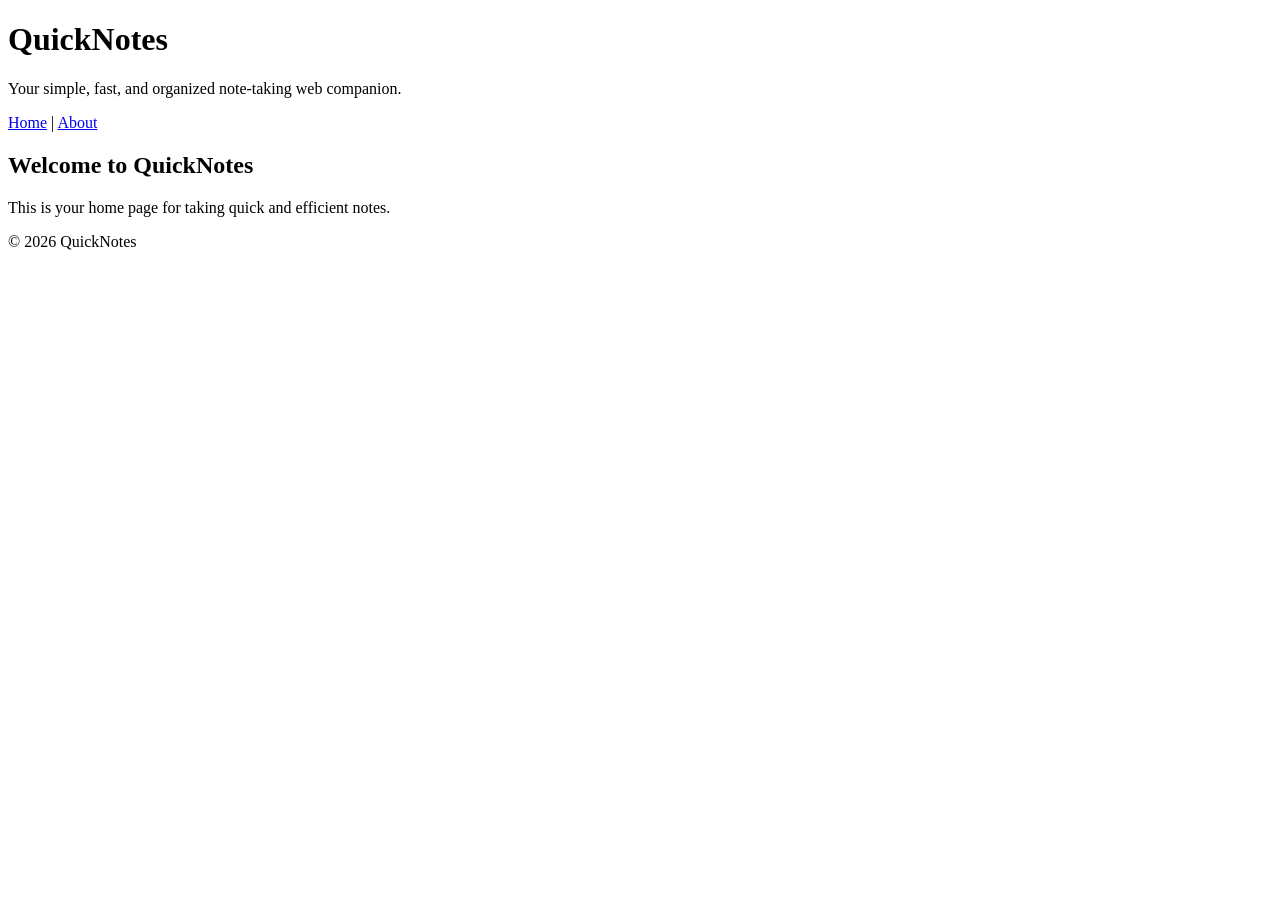
<file: day1/index.html>
<!DOCTYPE html>
<html lang="en">
<head>
    <meta charset="UTF-8">
    <meta name="viewport" content="width=device-width, initial-scale=1.0">
    <title>QuickNotes Home</title>
</head>
<body>

    <header>
        <h1>QuickNotes</h1>
        <p>Your simple, fast, and organized note-taking web companion.</p>
        <nav>
            <a href="index.html">Home</a> | 
            <a href="about.html">About</a>
        </nav>
    </header>

    <main>
        <h2>Welcome to QuickNotes</h2>
        <p>This is your home page for taking quick and efficient notes.</p>
    </main>

    <footer>
        <p>&copy; 2026 QuickNotes</p>
    </footer>

</body>
</html>
</file>
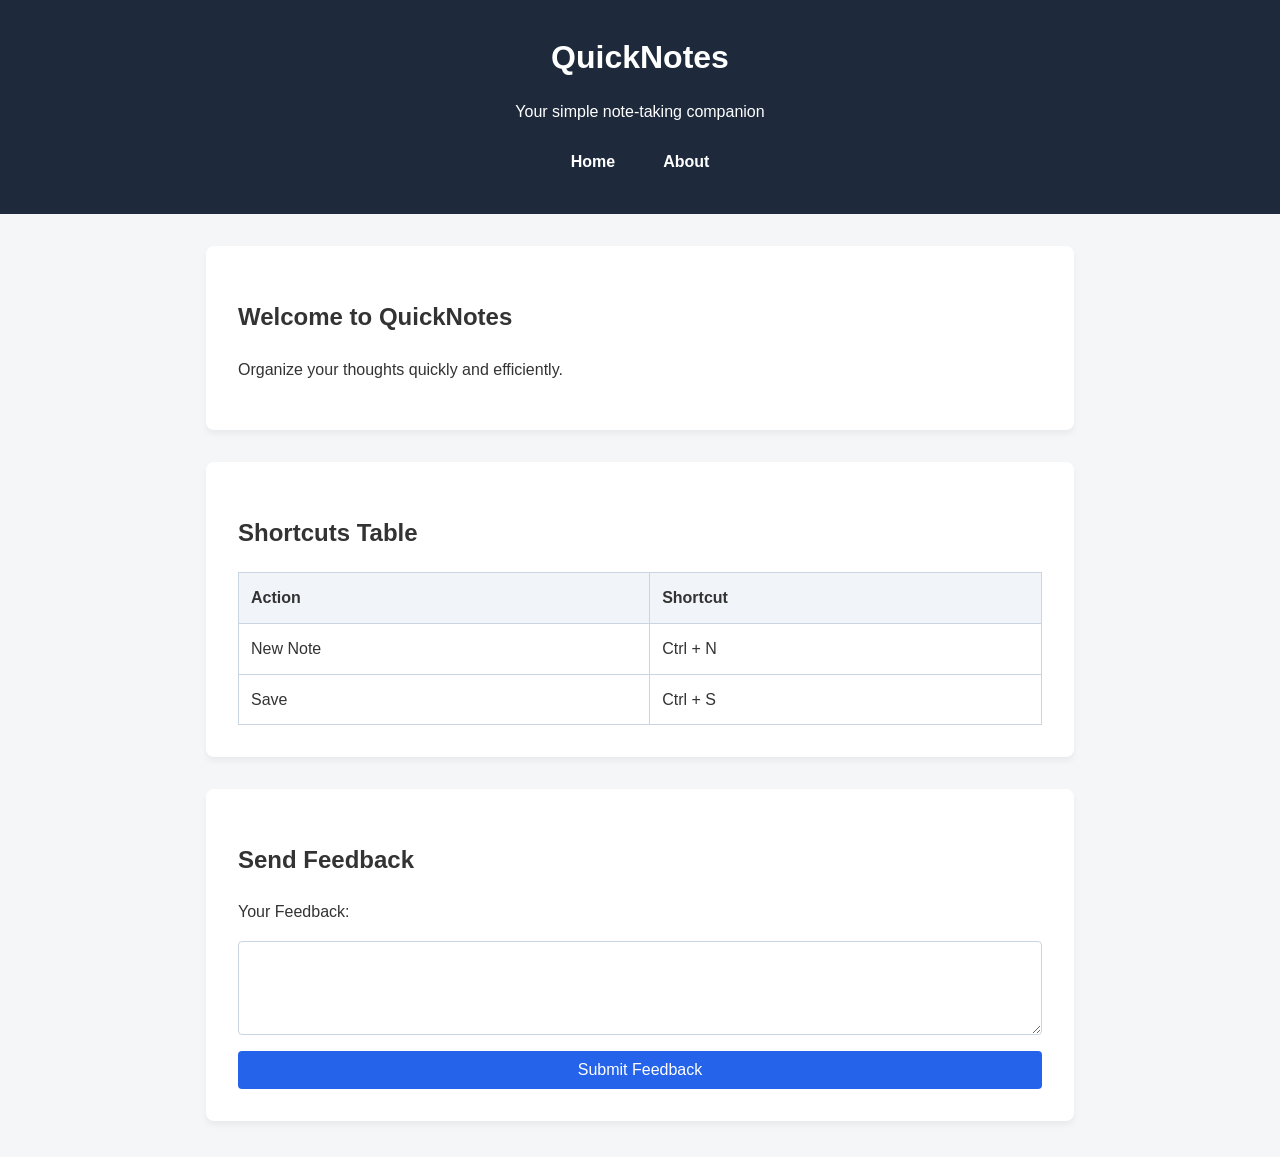
<file: day2/index.html>
<!DOCTYPE html>
<html lang="en">
<head>
    <meta charset="UTF-8">
    <meta name="viewport" content="width=device-width, initial-scale=1.0">
    <title>QuickNotes - Home</title>
    <link rel="stylesheet" href="style.css">
</head>
<body>
    <header>
        <h1>QuickNotes</h1>
        <p>Your simple note-taking companion</p>
        <nav>
            <a href="index.html">Home</a>
            <a href="about.html">About</a>
        </nav>
    </header>
    <main>
        <section>
            <h2>Welcome to QuickNotes</h2>
            <p>Organize your thoughts quickly and efficiently.</p>
        </section>
        <section>
            <h2>Shortcuts Table</h2>
            <table>
                <tr><th>Action</th><th>Shortcut</th></tr>
                <tr><td>New Note</td><td>Ctrl + N</td></tr>
                <tr><td>Save</td><td>Ctrl + S</td></tr>
            </table>
        </section>
        <section>
            <h2>Send Feedback</h2>
            <form>
                <label for="feedback">Your Feedback:</label>
                <textarea id="feedback" rows="4"></textarea>
                <button type="submit">Submit Feedback</button>
            </form>
        </section>
    </main>
</body>
</html>
</file>
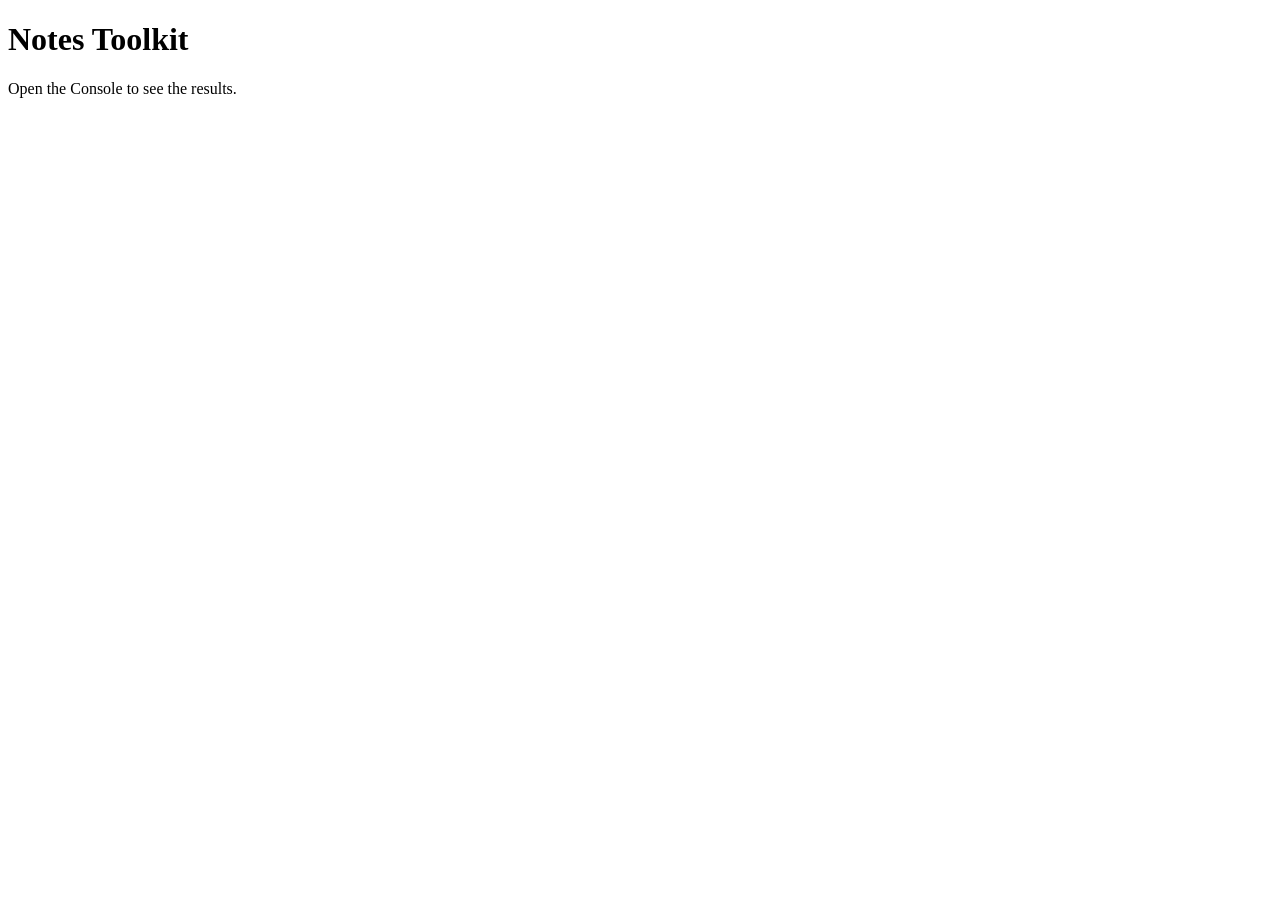
<file: day3/index.html>
<!DOCTYPE html>
<html lang="en">
<head>
    <meta charset="UTF-8">
    <meta name="viewport" content="width=device-width, initial-scale=1.0">
    <title>Notes Toolkit</title>
    <script src="script.js" defer></script>
</head>
<body>
    <h1>Notes Toolkit</h1>
    <p>Open the Console to see the results.</p>
</body>
</html>
</file>
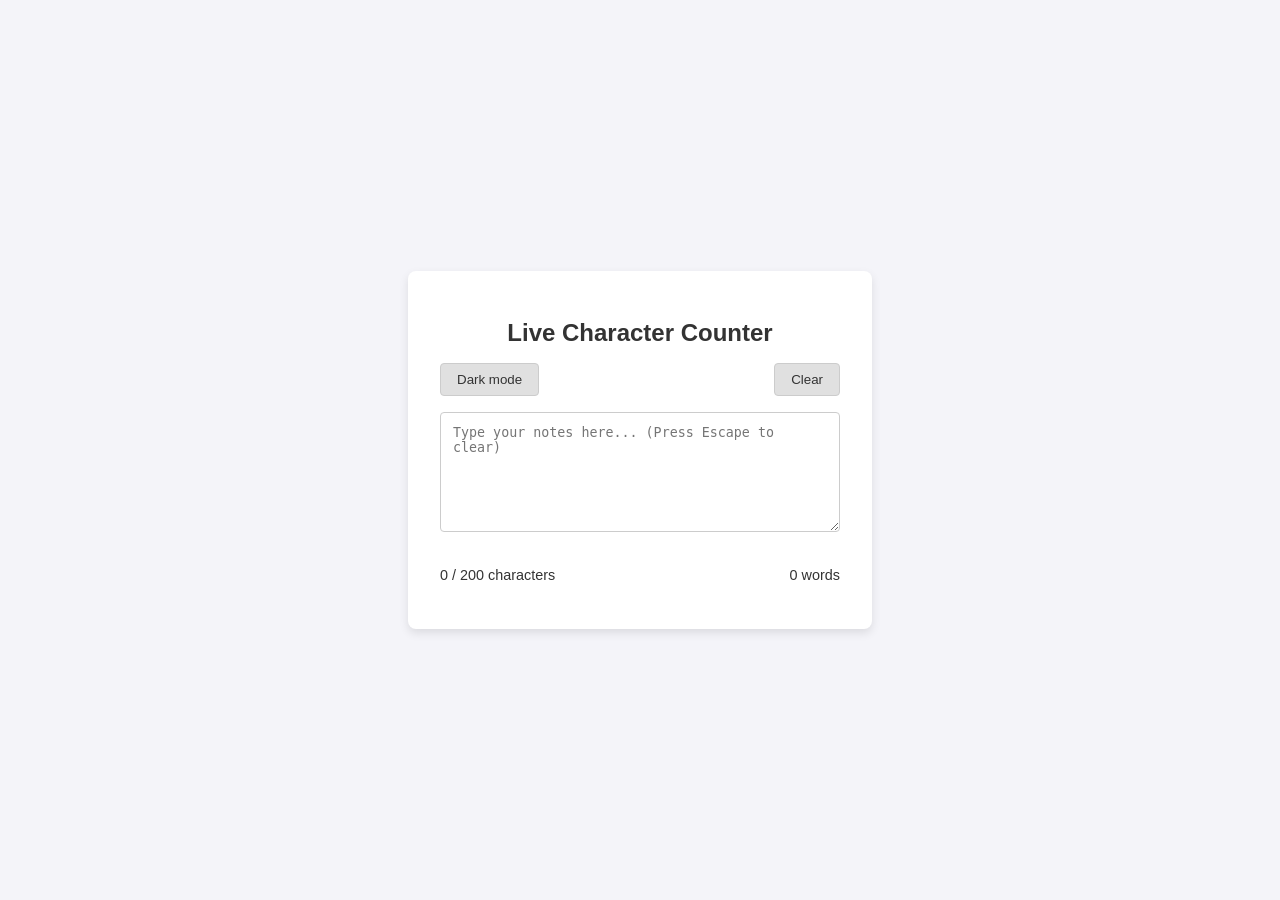
<file: day4/index.html>
<!DOCTYPE html>
<html lang="en">
<head>
    <meta charset="UTF-8">
    <meta name="viewport" content="width=device-width, initial-scale=1.0">
    <title>Live Character Counter and Dark Mode</title>
    <link rel="stylesheet" href="style.css">
    <script src="script.js" defer></script>
</head>
<body>
    <main class="container">
        <h1>Live Character Counter</h1>
        
        <div class="controls">
            <button id="theme-toggle">Dark mode</button>
            <button id="clear-btn">Clear</button>
        </div>

        <textarea id="note-text" placeholder="Type your notes here... (Press Escape to clear)"></textarea>

        <div class="counters">
            <p id="char-count">0 / 200 characters</p>
            <p id="word-count">0 words</p>
        </div>
    </main>
</body>
</html>
</file>
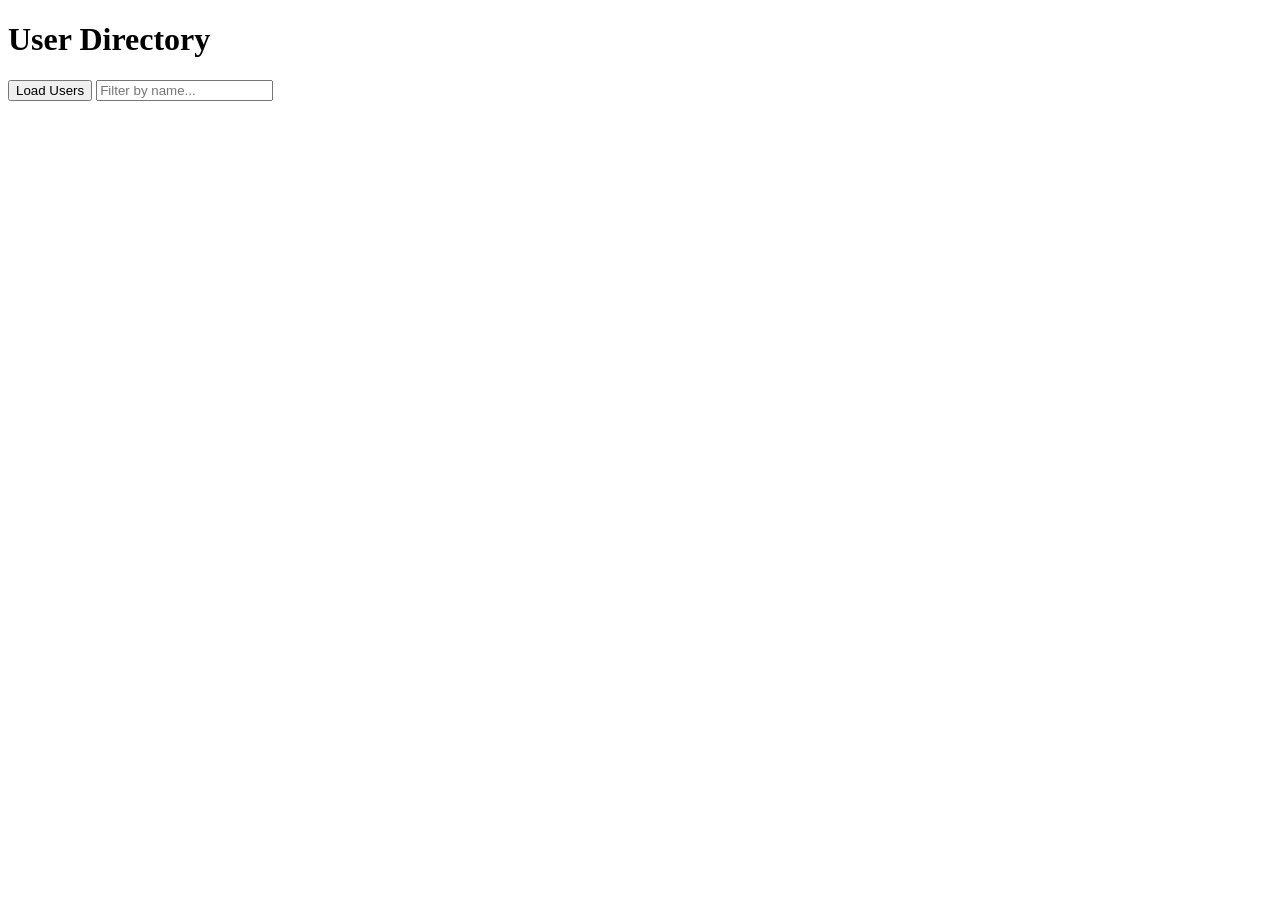
<file: day5/index.html>
<!DOCTYPE html>
<html lang="en">
<head>
    <meta charset="UTF-8">
    <meta name="viewport" content="width=device-width, initial-scale=1.0">
    <title>Day 5 Assignment</title>
    <script src="users.js" defer></script>
</head>
<body>
    <h1>User Directory</h1>
    
    <button id="load-users">Load Users</button>
    <input type="text" id="filter-input" placeholder="Filter by name..." />
    
    <p id="status"></p>
    
    <ul id="users-list"></ul>
</body>
</html>
</file>
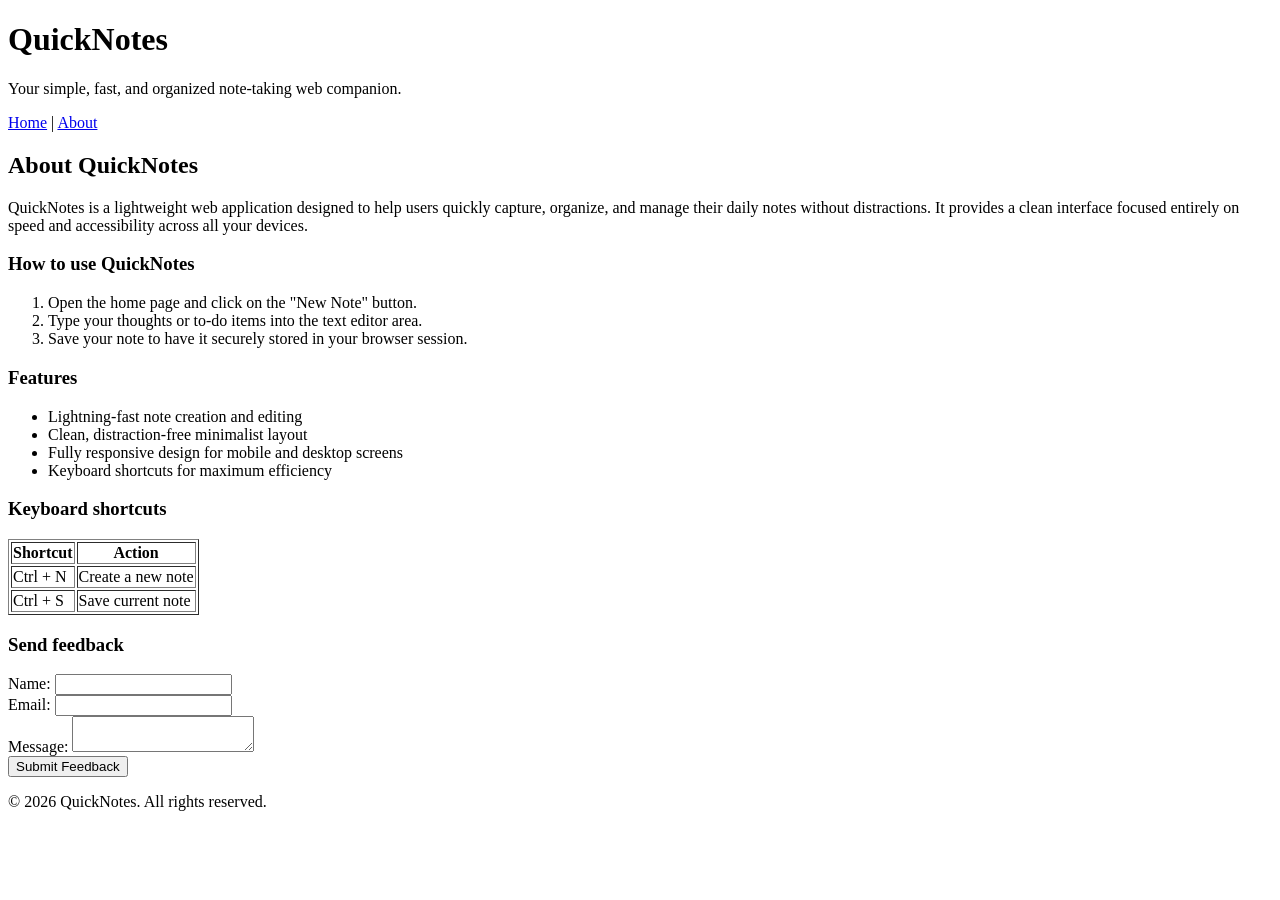
<file: day1/about.html>
<!DOCTYPE html>
<html lang="en">
<head>
    <meta charset="UTF-8">
    <meta name="viewport" content="width=device-width, initial-scale=1.0">
    <title>About QuickNotes</title>
</head>
<body>

    <header>
        <h1>QuickNotes</h1>
        <p>Your simple, fast, and organized note-taking web companion.</p>
        <nav>
            <a href="index.html">Home</a> | 
            <a href="about.html">About</a>
        </nav>
    </header>

    <main>
        <h2>About QuickNotes</h2>
        <p>QuickNotes is a lightweight web application designed to help users quickly capture, organize, and manage their daily notes without distractions. It provides a clean interface focused entirely on speed and accessibility across all your devices.</p>

        <section>
            <h3>How to use QuickNotes</h3>
            <ol>
                <li>Open the home page and click on the "New Note" button.</li>
                <li>Type your thoughts or to-do items into the text editor area.</li>
                <li>Save your note to have it securely stored in your browser session.</li>
            </ol>
        </section>

        <section>
            <h3>Features</h3>
            <ul>
                <li>Lightning-fast note creation and editing</li>
                <li>Clean, distraction-free minimalist layout</li>
                <li>Fully responsive design for mobile and desktop screens</li>
                <li>Keyboard shortcuts for maximum efficiency</li>
            </ul>
        </section>

        <section>
            <h3>Keyboard shortcuts</h3>
            <table border="1">
                <thead>
                    <tr>
                        <th>Shortcut</th>
                        <th>Action</th>
                    </tr>
                </thead>
                <tbody>
                    <tr>
                        <td>Ctrl + N</td>
                        <td>Create a new note</td>
                    </tr>
                    <tr>
                        <td>Ctrl + S</td>
                        <td>Save current note</td>
                    </tr>
                </tbody>
            </table>
        </section>

        <section>
            <h3>Send feedback</h3>
            <form action="#" method="POST">
                <div>
                    <label for="name">Name:</label>
                    <input type="text" id="name" name="name" required>
                </div>
                <div>
                    <label for="email">Email:</label>
                    <input type="email" id="email" name="email" required>
                </div>
                <div>
                    <label for="message">Message:</label>
                    <textarea id="message" name="message" required></textarea>
                </div>
                <div>
                    <button type="submit">Submit Feedback</button>
                </div>
            </form>
        </section>
    </main>

    <footer>
        <p>&copy; 2026 QuickNotes. All rights reserved.</p>
    </footer>

</body>
</html>
</file>
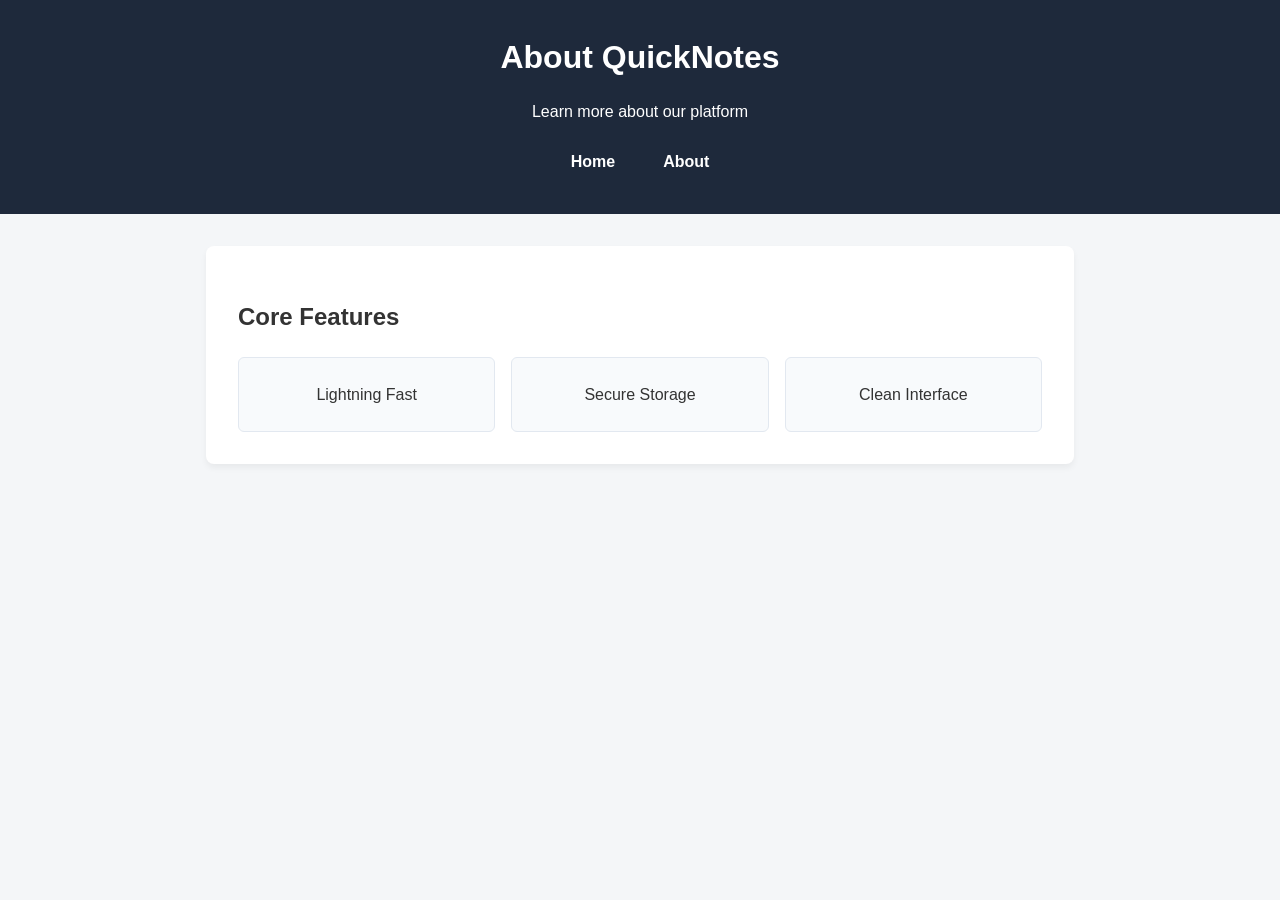
<file: day2/about.html>
<!DOCTYPE html>
<html lang="en">
<head>
    <meta charset="UTF-8">
    <meta name="viewport" content="width=device-width, initial-scale=1.0">
    <title>QuickNotes - About</title>
    <link rel="stylesheet" href="style.css">
</head>
<body>
    <header>
        <h1>About QuickNotes</h1>
        <p>Learn more about our platform</p>
        <nav>
            <a href="index.html">Home</a>
            <a href="about.html">About</a>
        </nav>
    </header>
    <main>
        <section>
            <h2>Core Features</h2>
            <ul class="features">
                <li>Lightning Fast</li>
                <li>Secure Storage</li>
                <li>Clean Interface</li>
            </ul>
        </section>
    </main>
</body>
</html>
</file>
<file: day2/style.css>
*, *::before, *::after {
  box-sizing: border-box;
}

body {
  font-family: Arial, sans-serif;
  margin: 0;
  padding: 0;
  background-color: #f4f6f8;
  color: #333;
  line-height: 1.6;
}

header {
  background-color: #1e293b;
  color: #ffffff;
  padding: 2rem 1rem;
  text-align: center;
}

header h1 {
  margin: 0 0 0.5rem 0;
}

nav {
  display: flex;
  justify-content: center;
  gap: 16px;
  margin-top: 1rem;
}

nav a {
  color: #ffffff;
  text-decoration: none;
  font-weight: bold;
  padding: 0.5rem 1rem;
  transition: color 0.3s ease, background-color 0.3s ease;
}

nav a:hover {
  color: #38bdf8;
  background-color: rgba(255, 255, 255, 0.1);
  border-radius: 4px;
}

main {
  max-width: 900px;
  margin: 2rem auto;
  padding: 0 1rem;
}

section {
  background: #ffffff;
  padding: 2rem;
  margin-bottom: 2rem;
  border-radius: 8px;
  box-shadow: 0 4px 6px rgba(0, 0, 0, 0.05);
}

ul.features {
  display: grid;
  grid-template-columns: repeat(auto-fit, minmax(180px, 1fr));
  gap: 16px;
  list-style: none;
  padding: 0;
  margin: 0;
}

ul.features li {
  background: #f8fafc;
  border: 1px solid #e2e8f0;
  padding: 1.5rem;
  border-radius: 6px;
  text-align: center;
}

table {
  width: 100%;
  border-collapse: collapse;
  margin-top: 1rem;
}

th, td {
  border: 1px solid #cbd5e1;
  padding: 12px;
  text-align: left;
}

th {
  background-color: #f1f5f9;
}

form {
  display: flex;
  flex-direction: column;
  gap: 1rem;
  margin-top: 1rem;
}

input, textarea, select {
  width: 100%;
  padding: 10px;
  border: 1px solid #cbd5e1;
  border-radius: 4px;
  font-size: 1rem;
}

button, input[type="submit"] {
  background-color: #2563eb;
  color: white;
  border: none;
  padding: 10px 20px;
  font-size: 1rem;
  border-radius: 4px;
  cursor: pointer;
  transition: background-color 0.3s ease, transform 0.2s ease;
}

button:hover, input[type="submit"]:hover {
  background-color: #1d4ed8;
  transform: translateY(-2px);
}

@media (max-width: 600px) {
  header {
    padding: 1rem 0.5rem;
  }
  
  header h1 {
    font-size: 1.5rem;
  }

  nav {
    flex-direction: column;
    gap: 8px;
  }

  main {
    margin: 1rem;
    padding: 0;
  }

  section {
    padding: 1rem;
  }
}
</file>
<file: day4/style.css>
:root {
    --bg-color: #f4f4f9;
    --card-bg: #ffffff;
    --text-color: #333333;
    --border-color: #cccccc;
    --button-bg: #e0e0e0;
    --button-hover: #d0d0d0;
    --button-text: #333333;
}

body.dark {
    --bg-color: #121212;
    --card-bg: #1e1e1e;
    --text-color: #e0e0e0;
    --border-color: #444444;
    --button-bg: #2d2d2d;
    --button-hover: #3d3d3d;
    --button-text: #e0e0e0;
}

body {
    font-family: Arial, sans-serif;
    background-color: var(--bg-color);
    color: var(--text-color);
    display: flex;
    justify-content: center;
    align-items: center;
    height: 100vh;
    margin: 0;
    transition: background-color 0.3s, color 0.3s;
}

.container {
    background-color: var(--card-bg);
    padding: 2rem;
    border-radius: 8px;
    box-shadow: 0 4px 10px rgba(0, 0, 0, 0.1);
    width: 100%;
    max-width: 400px;
    transition: background-color 0.3s;
}

h1 {
    font-size: 1.5rem;
    margin-bottom: 1rem;
    text-align: center;
}

.controls {
    display: flex;
    justify-content: space-between;
    margin-bottom: 1rem;
}

button {
    background-color: var(--button-bg);
    color: var(--button-text);
    border: 1px solid var(--border-color);
    padding: 0.5rem 1rem;
    border-radius: 4px;
    cursor: pointer;
    transition: background-color 0.2s;
}

button:hover {
    background-color: var(--button-hover);
}

textarea {
    width: 100%;
    height: 120px;
    padding: 0.75rem;
    border: 1px solid var(--border-color);
    border-radius: 4px;
    background-color: var(--card-bg);
    color: var(--text-color);
    resize: vertical;
    box-sizing: border-box;
    margin-bottom: 1rem;
}

.counters {
    display: flex;
    justify-content: space-between;
    font-size: 0.9rem;
}

.warning {
    color: orange;
}

.over {
    color: red;
    font-weight: bold;
}
</file>
